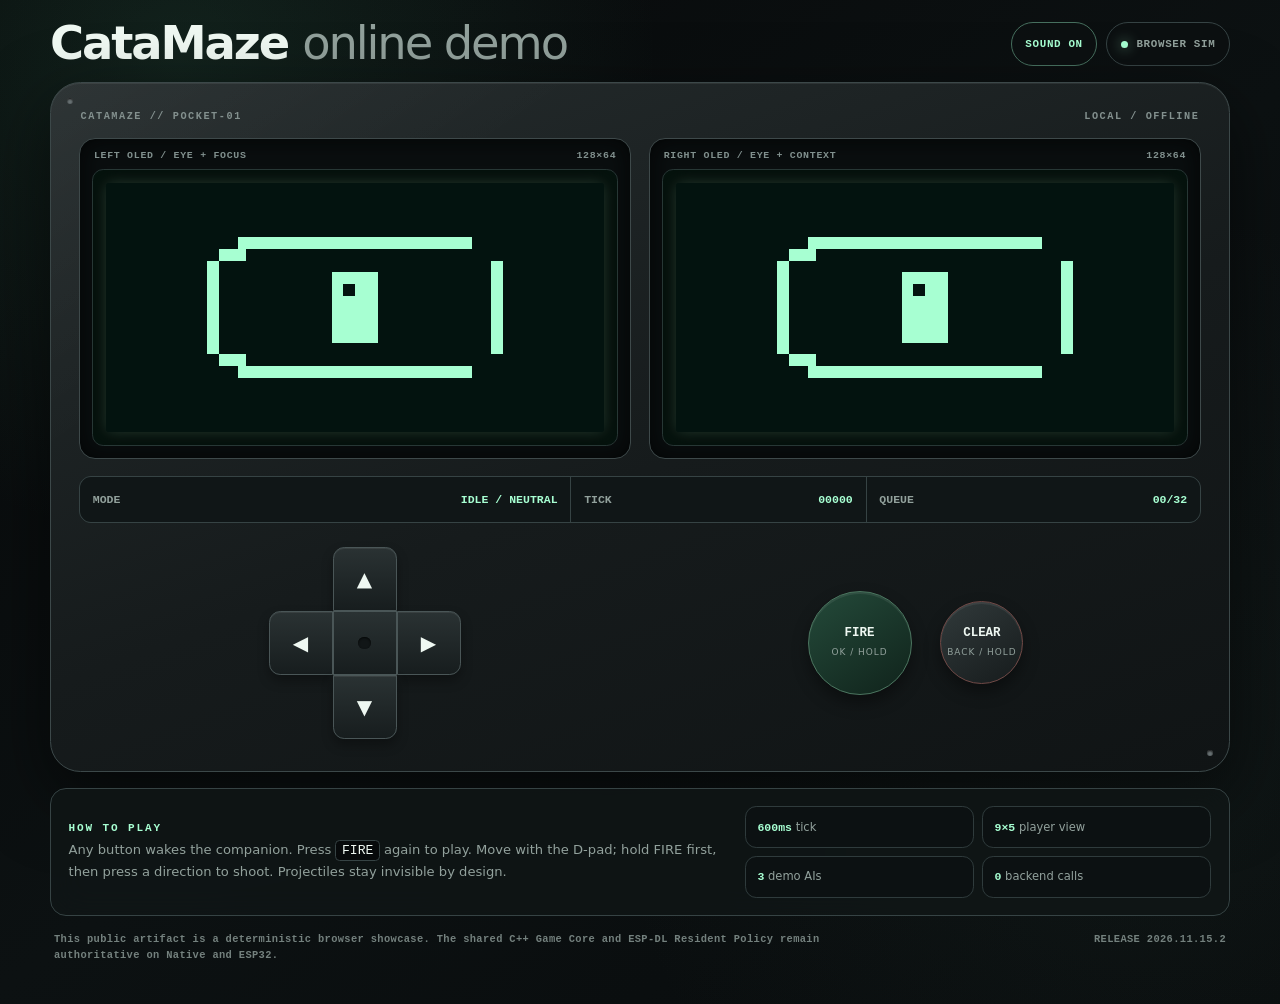
<file: showcase/index.html>
<!--
Created at: 2026-11-15 06:38 EST
Created by: Codex
Last Modified at: 2026-11-15 06:48 EST
Last Modified by: Codex
Defines the accessible, backend-free CataMaze dual-OLED showcase.
-->
<!doctype html>
<html lang="en">
  <head>
    <meta charset="utf-8">
    <meta name="viewport" content="width=device-width, initial-scale=1, viewport-fit=cover">
    <meta name="theme-color" content="#080b0c">
    <meta name="description" content="Play the backend-free CataMaze online demo.">
    <title>CataMaze — Online Demo</title>
    <link rel="stylesheet" href="./app.css">
    <script src="./app.js" defer></script>
  </head>
  <body data-release="2026.11.15.2">
    <main class="shell">
      <header class="topbar">
        <div>
          <h1>CataMaze <span>online demo</span></h1>
        </div>
        <div class="runtime-cluster">
          <button class="sound-toggle" id="sound-toggle" type="button" aria-pressed="true">
            SOUND ON
          </button>
          <div class="runtime-badge" aria-label="This simulation runs locally in your browser">
            <span aria-hidden="true"></span>BROWSER SIM
          </div>
        </div>
      </header>

      <section class="device" aria-label="CataMaze handheld browser simulation">
        <div class="device-mark">
          <span>CATAMAZE // POCKET-01</span>
          <span>LOCAL / OFFLINE</span>
        </div>

        <div class="screens">
          <article class="screen-module">
            <div class="screen-heading"><span>LEFT OLED / EYE + FOCUS</span><span>128×64</span></div>
            <div class="screen-bezel">
              <canvas id="map-screen" width="128" height="64" role="img"
                aria-label="Left OLED showing the companion eye, menus, or nine by five local map">
                Left OLED display.
              </canvas>
            </div>
          </article>

          <article class="screen-module">
            <div class="screen-heading"><span>RIGHT OLED / EYE + CONTEXT</span><span>128×64</span></div>
            <div class="screen-bezel">
              <canvas id="hud-screen" width="128" height="64" role="img"
                aria-label="Right OLED showing the companion eye, context, or icon HUD">
                Right OLED display.
              </canvas>
            </div>
          </article>
        </div>

        <div class="status-strip" aria-live="polite" aria-atomic="true">
          <span><b>MODE</b><i id="status">IDLE</i></span>
          <span><b>TICK</b><i id="tick">00000</i></span>
          <span><b>QUEUE</b><i id="queue">00/32</i></span>
        </div>

        <div class="control-deck">
          <section class="dpad-panel" aria-label="Directional controls">
            <button class="key direction up" type="button" data-direction="UP" aria-label="Up">▲</button>
            <button class="key direction left" type="button" data-direction="LEFT" aria-label="Left">◀</button>
            <div class="dpad-center" aria-hidden="true"><span></span></div>
            <button class="key direction right" type="button" data-direction="RIGHT" aria-label="Right">▶</button>
            <button class="key direction down" type="button" data-direction="DOWN" aria-label="Down">▼</button>
          </section>

          <section class="action-panel" aria-label="Action controls">
            <button class="round-key fire" id="fire" type="button"
              aria-label="FIRE: confirm, or hold before a direction to shoot">
              <span>FIRE</span><small>OK / HOLD</small>
            </button>
            <button class="round-key clear" id="clear" type="button"
              aria-label="CLEAR: tap to go back or clear queue; hold 0.8 seconds to pause">
              <span>CLEAR</span><small>BACK / HOLD</small>
              <i aria-hidden="true"></i>
            </button>
          </section>
        </div>
      </section>

      <aside class="guide" aria-label="Control guide">
        <div>
          <p class="eyebrow">HOW TO PLAY</p>
          <p>Any button wakes the companion. Press <kbd>FIRE</kbd> again to play. Move with the D-pad; hold FIRE first, then press a direction to shoot. Projectiles stay invisible by design.</p>
        </div>
        <div class="legend" aria-label="Simulation facts">
          <span><b>600ms</b> tick</span>
          <span><b>9×5</b> player view</span>
          <span><b>3</b> demo AIs</span>
          <span><b>0</b> backend calls</span>
        </div>
      </aside>

      <footer>
        <p>This public artifact is a deterministic browser showcase. The shared C++ Game Core and ESP-DL Resident Policy remain authoritative on Native and ESP32.</p>
        <p>RELEASE 2026.11.15.2</p>
      </footer>
    </main>
  </body>
</html>
</file>
<file: showcase/app.css>
/*
Created at: 2026-11-15 06:38 EST
Created by: Codex
Last Modified at: 2026-11-15 06:38 EST
Last Modified by: Codex
Styles the responsive static handheld with immediate, accessible physical feedback.
*/

:root {
  color-scheme: dark;
  --bg: #080b0c;
  --panel: #121718;
  --panel-hi: #1b2324;
  --line: #364344;
  --ink: #eff8f2;
  --muted: #92a19c;
  --mint: #a7ffd2;
  --mint-deep: #0d2b21;
  --danger: #ff837b;
  --shadow: rgba(0, 0, 0, 0.55);
  font: 100%/1.5 ui-sans-serif, system-ui, -apple-system, BlinkMacSystemFont, "Segoe UI", sans-serif;
}

* { box-sizing: border-box; }

html { min-width: 320px; background: var(--bg); }

body {
  min-width: 320px;
  min-height: 100svh;
  margin: 0;
  color: var(--ink);
  background:
    radial-gradient(circle at 14% 6%, rgba(67, 150, 112, 0.17), transparent 30rem),
    radial-gradient(circle at 90% 75%, rgba(61, 92, 82, 0.12), transparent 34rem),
    linear-gradient(145deg, #07090a 0%, #0c1112 52%, #080b0c 100%);
  -webkit-tap-highlight-color: transparent;
}

button { font: inherit; }

.shell {
  width: min(1180px, calc(100% - 2rem));
  margin: 0 auto;
  padding: max(1.25rem, env(safe-area-inset-top)) max(0px, env(safe-area-inset-right))
    max(2.5rem, env(safe-area-inset-bottom)) max(0px, env(safe-area-inset-left));
}

.topbar {
  display: flex;
  align-items: flex-end;
  justify-content: space-between;
  gap: 1.5rem;
  margin-bottom: 1rem;
}

.eyebrow {
  margin: 0 0 0.3rem;
  color: var(--mint);
  font: 750 0.69rem/1.2 ui-monospace, SFMono-Regular, Menlo, monospace;
  letter-spacing: 0.17em;
}

h1 {
  margin: 0;
  font-size: clamp(1.75rem, 4.2vw, 2.9rem);
  line-height: 1;
  letter-spacing: -0.045em;
  font-optical-sizing: auto;
}

h1 span { color: var(--muted); font-weight: 430; }

.runtime-cluster {
  display: flex;
  align-items: center;
  gap: 0.55rem;
}

.runtime-badge,
.sound-toggle {
  min-height: 2.75rem;
  border: 1px solid var(--line);
  border-radius: 999px;
  color: var(--muted);
  background: rgba(12, 17, 18, 0.76);
  font: 750 0.68rem/1 ui-monospace, SFMono-Regular, Menlo, monospace;
  letter-spacing: 0.06em;
}

.runtime-badge {
  display: flex;
  align-items: center;
  gap: 0.5rem;
  padding: 0 0.85rem;
}

.runtime-badge span {
  width: 0.48rem;
  height: 0.48rem;
  border-radius: 50%;
  background: var(--mint);
  box-shadow: 0 0 0.8rem rgba(167, 255, 210, 0.62);
}

.sound-toggle {
  padding: 0 0.85rem;
  cursor: pointer;
  touch-action: manipulation;
}

.sound-toggle[aria-pressed="true"] { border-color: #47705f; color: var(--mint); }
.sound-toggle:active { transform: scale(0.97); }

.device {
  position: relative;
  padding: 1.75rem;
  overflow: hidden;
  border: 1px solid #3c4849;
  border-radius: 1.9rem;
  background:
    linear-gradient(145deg, rgba(255, 255, 255, 0.045), transparent 25%),
    linear-gradient(160deg, #252c2d 0%, #161b1c 54%, #101415 100%);
  box-shadow: 0 1.5rem 4.4rem var(--shadow), inset 0 1px rgba(255, 255, 255, 0.065);
}

.device::before,
.device::after {
  position: absolute;
  width: 0.38rem;
  height: 0.38rem;
  border-radius: 50%;
  background: #687173;
  box-shadow: inset 0 1px 2px #111;
  content: "";
}

.device::before { top: 0.9rem; left: 1rem; }
.device::after { right: 1rem; bottom: 0.9rem; }

.device-mark {
  display: flex;
  justify-content: space-between;
  gap: 1rem;
  margin: 0 0.1rem 1rem;
  color: #83908e;
  font: 750 0.64rem/1 ui-monospace, SFMono-Regular, Menlo, monospace;
  letter-spacing: 0.15em;
}

.screens {
  display: grid;
  grid-template-columns: repeat(2, minmax(0, 1fr));
  gap: 1.1rem;
}

.screen-module {
  min-width: 0;
  padding: 0.75rem;
  border: 1px solid #3e494a;
  border-radius: 1rem;
  background: #0a0e0f;
  box-shadow: inset 0 0 1.4rem #030505;
}

.screen-heading {
  display: flex;
  justify-content: space-between;
  gap: 0.5rem;
  margin: 0 0.12rem 0.55rem;
  color: #81908e;
  font: 750 0.62rem/1 ui-monospace, SFMono-Regular, Menlo, monospace;
  letter-spacing: 0.07em;
}

.screen-bezel {
  min-width: 0;
  overflow: hidden;
  padding: 0.8rem;
  border: 1px solid #273735;
  border-radius: 0.7rem;
  background: #020504;
  box-shadow: inset 0 0 1.75rem rgba(72, 255, 178, 0.09);
}

canvas {
  display: block;
  width: 100%;
  max-width: 100%;
  aspect-ratio: 2 / 1;
  border-radius: 0.2rem;
  background: #03130f;
  image-rendering: pixelated;
  image-rendering: crisp-edges;
  filter: drop-shadow(0 0 0.5rem rgba(167, 255, 210, 0.22));
}

.status-strip {
  display: grid;
  grid-template-columns: 1.25fr 0.75fr 0.85fr;
  gap: 1px;
  margin: 1.05rem 0;
  overflow: hidden;
  border: 1px solid var(--line);
  border-radius: 0.75rem;
  background: var(--line);
}

.status-strip span {
  display: flex;
  align-items: center;
  justify-content: space-between;
  min-width: 0;
  min-height: 2.8rem;
  padding: 0 0.8rem;
  background: #101617;
}

.status-strip b,
.status-strip i {
  font: 750 0.72rem/1.2 ui-monospace, SFMono-Regular, Menlo, monospace;
}

.status-strip b { color: var(--muted); }
.status-strip i { overflow: hidden; color: var(--mint); font-style: normal; text-overflow: ellipsis; }

.control-deck {
  display: grid;
  grid-template-columns: 1fr 1fr;
  align-items: center;
  gap: 2.25rem;
  padding: 0.45rem 1.75rem 0.25rem;
}

.dpad-panel {
  display: grid;
  grid-template: repeat(3, 4rem) / repeat(3, 4rem);
  justify-content: center;
  user-select: none;
}

.key,
.dpad-center {
  border: 1px solid #4a5657;
  background: linear-gradient(#2a3233, #171d1e);
}

.key {
  min-width: 4rem;
  min-height: 4rem;
  padding: 0;
  color: var(--ink);
  font-size: 1.25rem;
  cursor: pointer;
  touch-action: none;
  box-shadow: 0 0.38rem 0.75rem rgba(0, 0, 0, 0.3), inset 0 1px rgba(255, 255, 255, 0.07);
  transition: transform 90ms ease-out, color 90ms ease-out, background-color 90ms ease-out;
}

.key.active,
.key:active {
  z-index: 1;
  color: var(--mint);
  background: #12271f;
  transform: translateY(0.15rem) scale(0.98);
}

.up { grid-area: 1 / 2; border-radius: 0.7rem 0.7rem 0 0; }
.left { grid-area: 2 / 1; border-radius: 0.7rem 0 0 0.7rem; }
.dpad-center { position: relative; grid-area: 2 / 2; }
.right { grid-area: 2 / 3; border-radius: 0 0.7rem 0.7rem 0; }
.down { grid-area: 3 / 2; border-radius: 0 0 0.7rem 0.7rem; }

.dpad-center span {
  position: absolute;
  inset: 40%;
  border-radius: 50%;
  background: #111617;
  box-shadow: inset 0 1px 2px #050707;
}

.action-panel {
  display: flex;
  align-items: center;
  justify-content: center;
  gap: 1.8rem;
  user-select: none;
}

.round-key {
  position: relative;
  width: 5.2rem;
  height: 5.2rem;
  padding: 0;
  border: 1px solid #566362;
  border-radius: 50%;
  color: var(--ink);
  background: linear-gradient(145deg, #313a3b, #161b1c);
  cursor: pointer;
  touch-action: none;
  box-shadow: 0 0.5rem 1rem rgba(0, 0, 0, 0.38), inset 0 2px rgba(255, 255, 255, 0.07);
  transition: transform 90ms ease-out, border-color 90ms ease-out, color 90ms ease-out;
}

.round-key span,
.round-key small { display: block; }
.round-key span { font: 850 0.78rem/1 ui-monospace, SFMono-Regular, Menlo, monospace; }
.round-key small { margin-top: 0.42rem; color: var(--muted); font-size: 0.56rem; letter-spacing: 0.11em; }

.round-key.active,
.round-key:active {
  color: var(--mint);
  border-color: var(--mint);
  transform: translateY(0.18rem) scale(0.98);
}

.round-key.fire {
  width: 6.5rem;
  height: 6.5rem;
  border-color: #4b755f;
  background: linear-gradient(145deg, #244a3a, #10231b);
}

.round-key.clear { border-color: #704946; }

.round-key.clear i {
  position: absolute;
  inset: -0.28rem;
  border: 2px solid transparent;
  border-top-color: var(--danger);
  border-radius: 50%;
  opacity: 0;
  pointer-events: none;
}

.round-key.clear.charging i {
  opacity: 0.8;
  animation: charge-ring 800ms linear both;
}

@keyframes charge-ring { to { transform: rotate(360deg); } }

.guide {
  display: grid;
  grid-template-columns: 1.4fr 1fr;
  gap: 1.5rem;
  align-items: center;
  margin-top: 1rem;
  padding: 1.1rem;
  border: 1px solid var(--line);
  border-radius: 1rem;
  background: rgba(16, 22, 23, 0.82);
  backdrop-filter: blur(1rem) saturate(125%);
}

.guide p:last-child { margin: 0; color: var(--muted); font-size: 0.82rem; line-height: 1.55; }
kbd { padding: 0.12rem 0.34rem; border: 1px solid var(--line); border-radius: 0.28rem; color: var(--ink); background: #070a0b; }

.legend {
  display: grid;
  grid-template-columns: repeat(2, minmax(0, 1fr));
  gap: 0.5rem;
}

.legend span {
  min-width: 0;
  padding: 0.7rem;
  border: 1px solid #2f3b3c;
  border-radius: 0.7rem;
  color: var(--muted);
  background: #0c1112;
  font-size: 0.72rem;
}

.legend b { color: var(--mint); font-family: ui-monospace, SFMono-Regular, Menlo, monospace; }

footer {
  display: flex;
  justify-content: space-between;
  gap: 2rem;
  padding: 1rem 0.25rem 0;
  color: #74817e;
  font: 650 0.65rem/1.5 ui-monospace, SFMono-Regular, Menlo, monospace;
  letter-spacing: 0.035em;
}

footer p { margin: 0; }
footer p:first-child { max-width: 48rem; }
footer p:last-child { flex: 0 0 auto; }

button:focus-visible {
  outline: 3px solid var(--mint);
  outline-offset: 3px;
}

@media (max-width: 760px) {
  .shell {
    width: min(100% - 1rem, 34rem);
    padding-top: max(0.8rem, env(safe-area-inset-top));
  }

  .topbar { align-items: flex-start; gap: 0.8rem; }
  h1 { font-size: 1.78rem; }
  h1 span { display: block; margin-top: 0.3rem; font-size: 0.62em; letter-spacing: -0.02em; }
  .runtime-cluster { flex-direction: column-reverse; align-items: flex-end; gap: 0.35rem; }
  .runtime-badge, .sound-toggle { min-height: 2.25rem; font-size: 0.6rem; }

  .device { padding: 1.15rem 0.7rem 1.35rem; border-radius: 1.45rem; }
  .device-mark { margin-bottom: 0.7rem; font-size: 0.54rem; }
  .device-mark span:last-child { display: none; }
  .screens { grid-template-columns: minmax(0, 1fr); gap: 0.65rem; }
  .screen-module { padding: 0.58rem; border-radius: 0.8rem; }
  .screen-heading { margin-bottom: 0.42rem; font-size: 0.55rem; }
  .screen-bezel { padding: 0.55rem; }

  .status-strip { grid-template-columns: 1.2fr 0.8fr 0.9fr; margin: 0.72rem 0; }
  .status-strip span { min-height: 2.35rem; padding: 0 0.5rem; }
  .status-strip b, .status-strip i { font-size: 0.61rem; }

  .control-deck { grid-template-columns: 1fr 1fr; gap: 0.6rem; padding: 0.2rem 0 0; }
  .dpad-panel { grid-template: repeat(3, 3.2rem) / repeat(3, 3.2rem); }
  .key { min-width: 3.2rem; min-height: 3.2rem; }
  .action-panel { gap: 0.75rem; }
  .round-key { width: 4.25rem; height: 4.25rem; }
  .round-key.fire { width: 5.15rem; height: 5.15rem; }
  .round-key span { font-size: 0.67rem; }
  .round-key small { font-size: 0.48rem; }

  .guide { grid-template-columns: 1fr; gap: 0.9rem; padding: 0.9rem; }
  footer { display: block; }
  footer p:last-child { margin-top: 0.55rem; }
}

@media (max-width: 350px) {
  .shell { width: calc(100% - 0.6rem); }
  .topbar { padding-inline: 0.2rem; }
  .runtime-badge { display: none; }
  .control-deck { gap: 0.2rem; }
  .dpad-panel { grid-template: repeat(3, 3rem) / repeat(3, 3rem); }
  .key { min-width: 3rem; min-height: 3rem; }
  .action-panel { gap: 0.45rem; }
  .round-key { width: 4rem; height: 4rem; }
  .round-key.fire { width: 4.8rem; height: 4.8rem; }
}

@media (prefers-reduced-motion: reduce) {
  *, *::before, *::after { scroll-behavior: auto !important; animation-duration: 1ms !important; transition-duration: 1ms !important; }
}

@media (prefers-reduced-transparency: reduce) {
  .guide { background: #101617; backdrop-filter: none; }
}

@media (prefers-contrast: more) {
  :root { --line: #7c8a87; --muted: #c4cfcb; }
  .device, .screen-module, .guide { border-color: var(--muted); }
}
</file>
